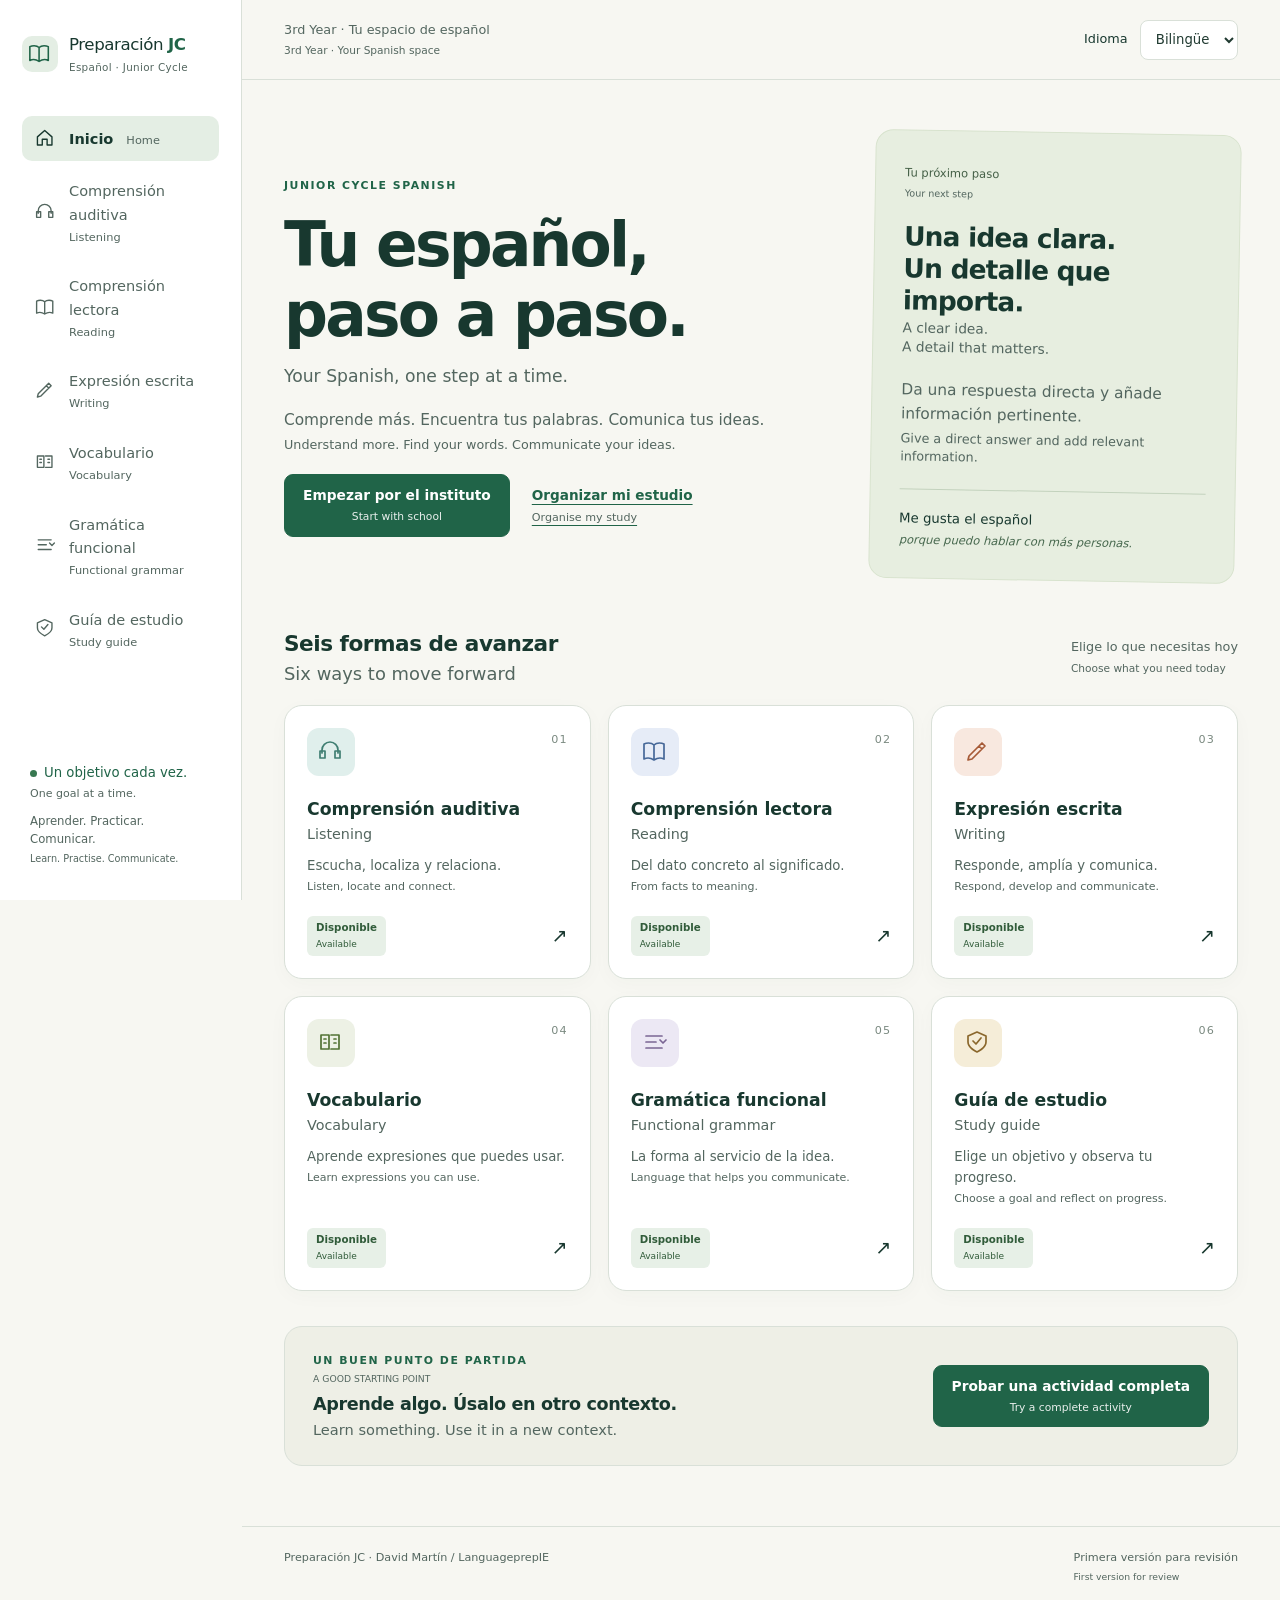
<file: index.html>
<!doctype html>
<html lang="es">
<head>
<meta charset="utf-8"><meta name="viewport" content="width=device-width,initial-scale=1">
<meta name="description" content="Aprende y practica español para Junior Cycle: vocabulario, comprensión y expresión, con apoyo en inglés.">
<meta name="referrer" content="no-referrer"><title>Preparación JC · Español paso a paso</title>
<link rel="stylesheet" href="web/styles.css">
<script src="web/data.js" defer></script><script src="web/activities.js" defer></script><script src="web/training-data.js" defer></script><script src="web/grammar-training.js" defer></script><script src="web/grammar-recognition.js" defer></script><script src="web/grammar-extension.js" defer></script><script src="web/vocabulary-extension.js" defer></script><script src="web/mixed-training.js" defer></script><script src="web/training-language.js" defer></script><script src="web/training-ui.js" defer></script><script src="web/core.js" defer></script><script src="web/listening-data.js" defer></script><script src="web/listening-ui.js" defer></script><script src="web/reading-data.js" defer></script><script src="web/reading-ui.js" defer></script><script src="web/app.js" defer></script>
</head>
<body><a class="skip" href="#main">Saltar al contenido / Skip to content</a>
<div id="app"></div><noscript><main><h1>Preparación JC</h1><p>Activa JavaScript para utilizar las actividades interactivas. / Enable JavaScript to use the interactive activities.</p></main></noscript>
</body></html>
</file>
<file: web/styles.css>
:root{--ink:#18382f;--muted:#53665f;--paper:#f7f7f2;--white:#fff;--line:#d9e0d8;--green:#206448;--mint:#e4eee4;--gold:#eed69c;--orange:#aa4e2a;--shadow:0 5px 20px #18382f07;--radius:18px;font-family:Inter,Aptos,'Segoe UI',system-ui,sans-serif;color:var(--ink);background:var(--paper);font-size:16px;line-height:1.6}*{box-sizing:border-box}body{margin:0}a{color:inherit;text-decoration:none}button,input,select,textarea{font:inherit}button,a,input,select,textarea{touch-action:manipulation}button{cursor:pointer}button:disabled{cursor:default}a:focus-visible,button:focus-visible,input:focus-visible,select:focus-visible,textarea:focus-visible,summary:focus-visible{outline:3px solid #ca6b32;outline-offset:4px}input,select,textarea{color:#203a31;background:#fff;border:1px solid #8d9e93;border-radius:8px;padding:.65rem .8rem;max-width:100%;min-height:44px}input[type=checkbox]{min-height:22px;width:22px;height:22px;accent-color:var(--green);flex-shrink:0}textarea{width:100%;resize:vertical;display:block;line-height:1.7}select{max-width:100%}input[aria-invalid=true]{border:2px solid #ad552a}h1,h2,h3,p{margin:0 0 1rem}h1{font-size:clamp(2rem,3.6vw,3.1rem);letter-spacing:-.045em;line-height:1.14;font-weight:750}h1:focus{outline:none}h2{font-size:1.35rem;line-height:1.35;letter-spacing:-.022em}h3{font-size:1.08rem;line-height:1.4}small{font-size:.84rem}p{overflow-wrap:anywhere}ul,ol{padding-left:1.4rem}summary{cursor:pointer;font-weight:650;padding:.3rem 0}details>p{margin-top:1rem}strong,b{font-weight:680}.support{display:block;font-weight:400;letter-spacing:0;font-size:.83em;line-height:1.45;color:var(--muted);margin-top:.18rem}button .support,.button .support{color:inherit;opacity:.9;font-size:.78em}.icon{width:26px;height:26px;display:block;flex-shrink:0}.sidebar{width:242px;position:fixed;inset:0 auto 0 0;background:#fff;border-right:1px solid var(--line);display:flex;flex-direction:column;padding:34px 22px;z-index:10}.brand{display:flex;align-items:center;gap:11px;margin:0 0 42px;font-size:1.04rem;line-height:1.3;letter-spacing:-.025em}.brand>.icon{width:36px;height:36px;color:var(--green);background:var(--mint);border-radius:10px;padding:6px}.brand small{font-size:.65rem;display:block;letter-spacing:.03em;color:var(--muted);margin-top:5px}.brand b{color:var(--green)}nav{display:flex;flex-direction:column;gap:7px}.nav-link{display:flex;align-items:center;gap:13px;border-radius:10px;padding:11px 13px;font-size:.91rem;color:var(--muted)}.nav-link .icon{width:21px;height:21px}.nav-link .support{font-size:.71rem}.nav-link.active{background:var(--mint);color:var(--ink);font-weight:680}.nav-link:hover{background:#f0f4ee}.sidebar-note{margin-top:auto;font-size:.83rem;color:var(--green);padding:28px 8px 0}.sidebar-note p{font-size:.73rem;margin:.6rem 0 0;color:var(--muted)}.mini-dot{display:inline-block;width:7px;height:7px;border-radius:50%;background:#377850;margin-right:7px}.workspace{margin-left:242px}.topbar{min-height:80px;border-bottom:1px solid var(--line);display:flex;align-items:center;justify-content:space-between;padding:15px 42px;background:var(--paper)}.top-label{font-size:.8rem;color:var(--muted)}.language-label{display:flex;align-items:center;gap:12px;font-size:.8rem}.language-label>.support{display:none}.language-label select{border:1px solid var(--line);font-size:.83rem;min-height:40px;background:#fff;padding:.45rem .7rem}main{max-width:1280px;padding:38px 42px 60px;margin:auto;min-height:80vh}footer{border-top:1px solid var(--line);padding:22px 42px;display:flex;justify-content:space-between;gap:15px;color:var(--muted);font-size:.7rem}.hero{display:grid;grid-template-columns:1.5fr 1fr;gap:40px;align-items:center;padding:14px 0 38px}.hero h1{font-size:clamp(2.4rem,4.8vw,4.6rem);white-space:pre-line}.hero h1 .support{white-space:normal;font-size:.28em;color:var(--muted);margin:14px 0 0;line-height:1.4;letter-spacing:0}.hero>div>p:not(.eyebrow){max-width:500px;font-size:.96rem;color:var(--muted);margin:20px 0}.eyebrow{font-size:.68rem;font-weight:750;text-transform:uppercase;letter-spacing:.14em;color:var(--green);margin-bottom:16px}.eyebrow .support{font-size:.85em}.hero-note{background:#e7eee0;border:1px solid #d8e3ce;border-radius:18px;padding:28px 29px;transform:rotate(1deg)}.note-kicker{font-size:.72rem;color:#456047}.hero-note strong{display:block;font-size:1.65rem;line-height:1.2;white-space:pre-line;letter-spacing:-.03em;margin:20px 0}.hero-note strong .support{font-size:.52em;font-weight:400;line-height:1.4}.hero-note p{font-size:.81rem}.sample{margin-top:22px;border-top:1px solid #c3d2bd;padding-top:18px;font-size:.83rem}.sample em{font-size:.87em;color:#47684e}.hero-actions{display:flex;align-items:center;gap:22px;flex-wrap:wrap}.button{border:1px solid var(--green);background:var(--green);color:white;padding:11px 18px;border-radius:9px;display:inline-block;text-align:center;font-size:.86rem;font-weight:650;line-height:1.45;max-width:100%;min-height:44px}.button:hover{background:#174e37;border-color:#174e37}.button.secondary{background:transparent;color:var(--green);border:1px solid #c1cfc3}.button.secondary:hover{background:#e8f0e6}.text-link,.text-button,.back-link{color:var(--green);font-weight:650;font-size:.85rem;text-decoration:underline;text-underline-offset:4px}.text-link .support,.back-link .support{font-size:.82em}.text-button{background:none;border:0;padding:10px 0;text-align:left}.back-link{display:inline-block;margin-bottom:25px}.back-link::before{content:'← ';display:inline}.section{margin:10px 0 35px}.section-title{display:flex;align-items:baseline;justify-content:space-between;gap:20px;margin-bottom:18px}.section-title h2{margin:0}.subtle{font-size:.8rem;color:var(--muted)}.area-grid{display:grid;grid-template-columns:repeat(3,minmax(0,1fr));gap:17px}.area-card{border:1px solid var(--line);background:#fff;padding:22px;border-radius:var(--radius);box-shadow:var(--shadow);position:relative;display:flex;flex-direction:column;transition:transform .15s,border-color .15s}.area-card:hover{transform:translateY(-3px);border-color:#8eaa91}.area-symbol{display:inline-block;background:#edf1e5;border-radius:12px;padding:11px;width:48px;color:#527335;margin-bottom:21px}.area-reading .area-symbol{background:#e6ecf7;color:#466898}.area-writing .area-symbol{background:#f8e8df;color:#a65a37}.area-grammar .area-symbol{background:#ece8f4;color:#7a6593}.area-guide .area-symbol{background:#f5edd8;color:#8a672c}.area-listening .area-symbol{background:#e0efec;color:#3f7e72}.area-number{position:absolute;right:22px;top:25px;font-size:.7rem;color:#7b8a81;letter-spacing:.1em}.area-card h3{font-size:1.08rem;margin-bottom:10px}.area-card p{font-size:.83rem;color:var(--muted);margin:0 0 21px;flex:1}.card-bottom{display:flex;align-items:center;justify-content:space-between;gap:10px;font-size:1.2rem}.badge{font-size:.64rem;line-height:1.35;font-weight:650;padding:5px 9px;background:#e7f0e7;color:#315c3a;display:inline-block;border-radius:6px;width:max-content;max-width:100%}.badge .support{font-size:.88em;color:inherit}.badge.pending{color:#82501e;background:#f5ead4}.badge.guided{color:#405d83;background:#e8edf6}.badge.soon{color:#59635c;background:#eef0ec}.start-strip{border:1px solid var(--line);background:#eeefe6;display:flex;align-items:center;justify-content:space-between;gap:25px;padding:25px 28px;border-radius:var(--radius)}.start-strip .eyebrow{margin:0 0 7px}.start-strip h2{font-size:1.1rem;margin:0}.page-heading{max-width:900px;margin-bottom:30px}.page-heading h1{margin-bottom:15px}.lede{color:var(--muted);max-width:760px;font-size:1rem}.process-strip{display:flex;align-items:center;gap:24px;background:var(--mint);padding:21px 28px;border-radius:12px;margin-bottom:27px}.process-strip>span{flex:1;font-weight:700}.process-strip small{display:block;font-size:.75rem;font-weight:400}.process-strip .support{font-size:.8rem}.process-strip>b{color:#6f8872}.topic-grid{display:grid;grid-template-columns:repeat(2,minmax(0,1fr));gap:14px;margin-bottom:25px}.topic-card{display:flex;gap:15px;align-items:flex-start;background:#fff;border:1px solid var(--line);border-radius:13px;padding:21px}.topic-card:hover{border-color:#86a58d}.topic-card>div{flex:1}.topic-id{font-size:.72rem;color:var(--green);font-weight:750;background:var(--mint);border-radius:6px;padding:5px 8px;display:inline-block;min-width:31px}.topic-card h2{font-size:1.05rem;margin:0 0 8px}.topic-card p{color:var(--muted);font-size:.8rem;margin:0 0 13px}.small-status{font-size:.7rem;color:#4b6451}.panel{background:white;border:1px solid var(--line);border-radius:var(--radius);padding:26px;margin:0 0 22px;box-shadow:var(--shadow)}.panel p:last-child{margin-bottom:0}.group-grid{display:grid;grid-template-columns:repeat(2,minmax(0,1fr));gap:18px;margin:20px 0}.group-grid>.panel{margin:0;display:block}.group-grid .panel h2,.group-grid .panel h3{margin-top:18px}.group-grid>a:hover{border-color:#8eaa91}.group-card p,.reading-card p{font-size:.85rem;color:var(--muted)}.accent-panel{background:#eaf1e7}.notice{border-left:4px solid #6c9471;background:#eaf1e7;padding:19px 23px;border-radius:3px 12px 12px 3px;margin:22px 0;font-size:.9rem}.notice.warning{background:#f4edde;border-color:#ae863c}.notice h2{font-size:1.13rem}.notice p:last-child{margin:0}.related{font-size:.83rem;margin-bottom:25px}.chip-link{display:inline-block;border:1px solid var(--line);padding:7px 12px;background:#fff;border-radius:8px;margin:6px}.tabs{display:flex;gap:8px;flex-wrap:wrap;margin:22px 0}.tab{color:var(--muted);background:transparent;border:1px solid var(--line);border-radius:8px;padding:10px 15px;text-align:left;font-size:.85rem;min-height:44px}.tab.selected{background:var(--green);color:white;border-color:var(--green)}.tab .support{color:inherit}.word-grid{display:grid;grid-template-columns:repeat(2,minmax(0,1fr));gap:16px;margin:20px 0}.word-card{padding:23px;background:#fff;border:1px solid var(--line);border-radius:12px}.word-card h2{margin:0 0 7px;font-size:1.2rem}.word-card .meaning{color:var(--green);font-size:.85rem}.word-card p{font-size:.94rem;margin-top:14px}.word-card small{color:var(--muted)}.reading-source{background:#edf0e5;border:1px solid #d3ddca;border-radius:13px;padding:27px;line-height:1.95;font-size:1.02rem;margin-bottom:24px}.reading-source p{margin:0}.reading-source p+p{margin-top:14px}.translation{padding:15px;background:#f2f5f0;border-radius:8px;font-size:.87rem;color:var(--muted)}.reading-layout{display:grid;grid-template-columns:minmax(0,1fr) minmax(0,1.1fr);gap:24px;align-items:start}.reading-layout>.reading-source{position:sticky;top:25px}.reading-questions{padding:22px}.question{border-bottom:1px solid var(--line);padding:0 0 20px;margin:0 0 20px}.question:last-of-type{border-bottom:0}.question label{display:flex;align-items:flex-start;gap:12px;margin-bottom:10px;font-weight:600;font-size:.93rem}.question input,.question select{display:block;min-width:190px;max-width:100%}.question-num{background:#edf1e8;border-radius:50%;font-size:.72rem;width:25px;height:25px;min-width:25px;display:inline-flex;align-items:center;justify-content:center;font-weight:700}.question .feedback{margin-top:8px}.feedback{display:block;font-size:.84rem;margin-top:7px}.feedback.correct{color:#206035}.feedback.spelling{color:#855112}.feedback.review,.feedback.empty{color:#924222}.explanation{display:block;color:var(--muted);font-size:.83rem;margin-top:5px}.gap-line{display:flex;align-items:baseline;gap:4px;flex-wrap:wrap;margin:22px 0;line-height:1.8}.gap-unit{display:inline-flex;flex-direction:column;vertical-align:middle;max-width:100%;min-width:150px;flex:0 1 230px}.gap-unit small{font-size:.75rem;color:var(--muted)}.gap-unit input{width:100%}.gap-unit .feedback{max-width:250px;line-height:1.5}.summary{border:1px solid #c4d6c3;background:#edf5e9;border-radius:8px;padding:15px;margin:20px 0 0;font-size:.9rem}.actions{display:flex;gap:12px;align-items:center;flex-wrap:wrap;margin:20px 0 0}.answer-panel{padding:19px;background:#eef3e9;border-radius:10px;margin:10px 0 0}.answer-panel p{font-size:.88rem}.answer-panel blockquote{margin:15px 0;border-left:3px solid #8aa176;padding-left:15px;font-size:.9rem}.answer-panel label{display:block;font-size:.85rem}.self-review select{width:100%;font-size:.8rem;margin-top:9px}.instruction{font-size:.84rem;color:var(--muted);margin-bottom:27px}.level{display:block;font-size:.72rem;color:var(--muted);margin-top:12px}.provenance{font-size:.76rem;color:var(--muted)}.bank{display:flex;gap:9px;flex-wrap:wrap;background:#eef3e9;border:1px solid #d5e2d0;padding:15px;border-radius:10px;margin-bottom:25px}.bank span{background:#fff;padding:6px 12px;border-radius:6px;font-weight:600;font-size:.87rem}.locked{background:#e8edf4;border-left:4px solid #5e789e;padding:18px 22px;border-radius:4px 10px 10px 4px;margin-bottom:25px}.locked p{font-size:.91rem;margin-top:8px}.locked p:last-child{margin-bottom:0}.lock-label{font-size:.7rem;font-weight:700;color:#38577e}.task-number{font-weight:750;font-size:1.3rem;color:var(--green);background:var(--mint);display:inline-block;padding:7px 13px;border-radius:9px}.stack-links{display:flex;flex-direction:column;gap:10px}.principle-grid{display:grid;grid-template-columns:repeat(2,minmax(0,1fr));gap:22px}.principle-grid>div{border-left:2px solid var(--line);padding-left:17px}.principle-grid p{font-size:.85rem}.writing-prompts{list-style:decimal;padding-left:1.4rem}.writing-prompts>li{padding:0 0 20px 8px;margin-bottom:12px;border-bottom:1px solid var(--line)}.writing-prompts details{font-size:.84rem;margin-top:8px}.writing-prompts textarea{margin-top:15px}.writing-prompts summary{color:var(--green);font-size:.82rem}.writing-prompts details p{margin:12px 0 0;padding-left:15px;border-left:2px solid var(--line)}.writing-prompts details small{display:block;color:var(--muted);margin-top:10px}.privacy{font-size:.78rem;color:var(--muted);background:#f3f4ef;padding:12px;border-radius:8px;margin-top:18px}.model-sentence{font-size:1.1rem;border-left:3px solid var(--green);padding-left:17px}.guide-grid{display:grid;grid-template-columns:repeat(2,minmax(0,1fr));gap:18px}.guide-grid .panel{margin-bottom:0}.guide-grid h2{margin-top:16px}.guide-grid p{font-size:.9rem}.progress-panel{margin-top:25px}.progress-panel>label{display:block;margin:20px 0}.progress-panel>label select{display:block;width:100%;margin-top:8px}.progress-grid{display:grid;grid-template-columns:repeat(3,minmax(0,1fr));gap:15px}.progress-grid label{font-weight:600;font-size:.86rem}.progress-grid select{display:block;width:100%;font-size:.8rem;margin-top:8px}.checkline{display:flex!important;align-items:flex-start;gap:12px;margin:13px 0;font-size:.9rem}.columns{columns:2}.pathway li{margin:12px 0}.skip{position:fixed;left:20px;top:-100px;background:#fff;padding:14px;z-index:1000}.skip:focus{top:12px}.sr-only{position:absolute;width:1px;height:1px;overflow:hidden;clip:rect(0,0,0,0);white-space:nowrap}.support span{display:inline}@media(min-width:1500px){main{padding-top:50px}.hero{gap:60px}.hero-note{max-width:370px;justify-self:end}}@media(max-width:1100px){.sidebar{width:210px;padding:28px 16px}.workspace{margin-left:210px}main{padding:30px 27px}.topbar{padding:15px 27px}.hero{gap:23px}.hero-note{padding:22px}.hero-note strong{font-size:1.4rem}.area-grid{grid-template-columns:repeat(2,minmax(0,1fr))}.reading-layout{grid-template-columns:1fr}.reading-layout>.reading-source{position:static}.hero h1{font-size:3rem}.top-label{font-size:.7rem}}@media(max-width:760px){.sidebar{position:static;width:auto;padding:18px 19px 12px;border-right:0;border-bottom:1px solid var(--line)}.brand{margin:0 0 17px;font-size:1rem}.brand small{display:none}.brand>.icon{width:32px;height:32px}.sidebar nav{display:grid;grid-template-columns:repeat(3,minmax(0,1fr));gap:6px}.nav-link{font-size:.75rem;padding:9px 8px;gap:8px;align-items:center}.nav-link .icon{width:18px;height:18px}.nav-link .support{font-size:.65rem}.sidebar-note{display:none}.workspace{margin-left:0}.topbar{padding:13px 20px;min-height:65px}.top-label{max-width:42%;font-size:.66rem}.top-label .support{font-size:.7rem}.language-label{gap:8px;font-size:.75rem}.language-label>span{display:none}main{padding:26px 20px 45px}.hero{grid-template-columns:1fr;gap:25px;padding:4px 0 28px}.hero h1{font-size:3.4rem}.hero h1 .support{font-size:.28em}.hero-note{transform:none;padding:24px;max-width:none}.hero-note strong{font-size:1.45rem;margin:13px 0}.hero-note p{margin-bottom:13px}.hero-note .sample{margin-top:13px;padding-top:13px}.hero-actions{gap:18px}.area-grid{gap:12px}.area-card{padding:18px}.area-card h3{font-size:1rem}.area-card .support{font-size:.75rem}.area-card p{font-size:.78rem}.area-symbol{margin-bottom:18px}.area-number{right:18px;top:21px}.badge{font-size:.6rem}.badge .support{font-size:.6rem}.section-title{align-items:flex-start}.section-title>span{display:none}.start-strip{display:block;padding:22px}.start-strip .button{margin-top:20px}.topic-grid,.group-grid,.word-grid,.guide-grid,.principle-grid{grid-template-columns:1fr}.topic-card{padding:18px}.group-grid{gap:14px}.panel{padding:22px}.process-strip{padding:18px;gap:12px}.process-strip>span{font-size:.81rem}.process-strip small .support{display:none}.process-strip small{font-size:.7rem}.page-heading h1{font-size:2.2rem}.page-heading{margin-bottom:24px}.lede{font-size:.94rem}.progress-grid{grid-template-columns:1fr}.columns{columns:1}.tabs{gap:7px}.tab{flex:1 1 auto;padding:10px 12px;font-size:.79rem}.tabs .support{font-size:.72rem}footer{padding:22px 20px;flex-direction:column;font-size:.66rem}.question input{width:100%}.word-card{padding:21px}.reading-source{padding:22px;font-size:1rem}.hero-note .support{font-size:.8em}}@media(max-width:390px){main{padding:24px 15px}.sidebar{padding-left:15px;padding-right:15px}.area-grid{grid-template-columns:1fr}.hero h1{font-size:2.9rem}.nav-link{font-size:.7rem;gap:6px}.nav-link .support{font-size:.6rem}.process-strip{gap:8px;padding:15px}.button{padding:11px 14px}.area-card p{font-size:.85rem}.gap-unit{flex-basis:100%}}@media(prefers-reduced-motion:reduce){*{transition:none!important;scroll-behavior:auto!important}}@media print{.sidebar,.topbar,footer,.tabs,.actions,.back-link{display:none}.workspace{margin:0}main{padding:0}.panel,.reading-source{box-shadow:none;break-inside:avoid}.hero{grid-template-columns:1fr}textarea{border:1px solid #888;min-height:100px}}
.english-support{font-size:.85rem;margin-top:14px;color:var(--muted)}.english-support summary{color:var(--green);font-size:.78rem}.english-support p{margin:10px 0 0}.body-copy{font-size:.91rem}.lede .english-support{font-size:.9rem}

/* Work 07: scoped listening controls; native media works without autoplay. */
.listening-player audio{display:block;width:100%;margin:1rem 0;min-height:54px}
.listening-option{display:flex!important;align-items:center;gap:.7rem;min-height:48px;padding:.6rem;cursor:pointer}
.listening-option input{width:1.2rem;height:1.2rem;flex:0 0 auto}
.listening-feedback{margin-top:1rem}.listening-card .subtle{font-size:.9rem}
[data-listening] fieldset{min-width:0}[data-listening] legend{max-width:100%;line-height:1.6}
[data-listening] textarea{width:100%;box-sizing:border-box}[data-listening] textarea[readonly]{background:var(--paper,#fffaf1)}
[data-listening] [role=alert]{color:#9b2c1d;font-weight:700;outline-offset:4px}

/* Work 08: scoped reading document layout, scalable local illustrations. */
.reading-document p { white-space:pre-line; overflow-wrap:anywhere; }
.reading-questions { min-width:0; }
.reading-questions fieldset { min-width:0; padding-inline:0; border-inline:0; }
.reading-questions legend { max-width:100%; }
.reading-questions textarea { min-height:6rem; width:100%; box-sizing:border-box; }
.reading-questions select { max-width:100%; width:100%; min-height:44px; white-space:normal; }
.reading-rubric { margin-block:1rem; }
.reading-pictures { display:grid; grid-template-columns:repeat(2,minmax(0,1fr)); gap:1rem; }
.reading-pictures figure { margin:0; padding:.5rem; border:1px solid currentColor; border-radius:.6rem; }
.reading-pictures svg { width:100%; height:auto; display:block; }
.picture-num { font-weight:700; }
@media(max-width:760px) { .reading-layout { grid-template-columns:minmax(0,1fr); } .reading-document { position:static; } }
</file>
